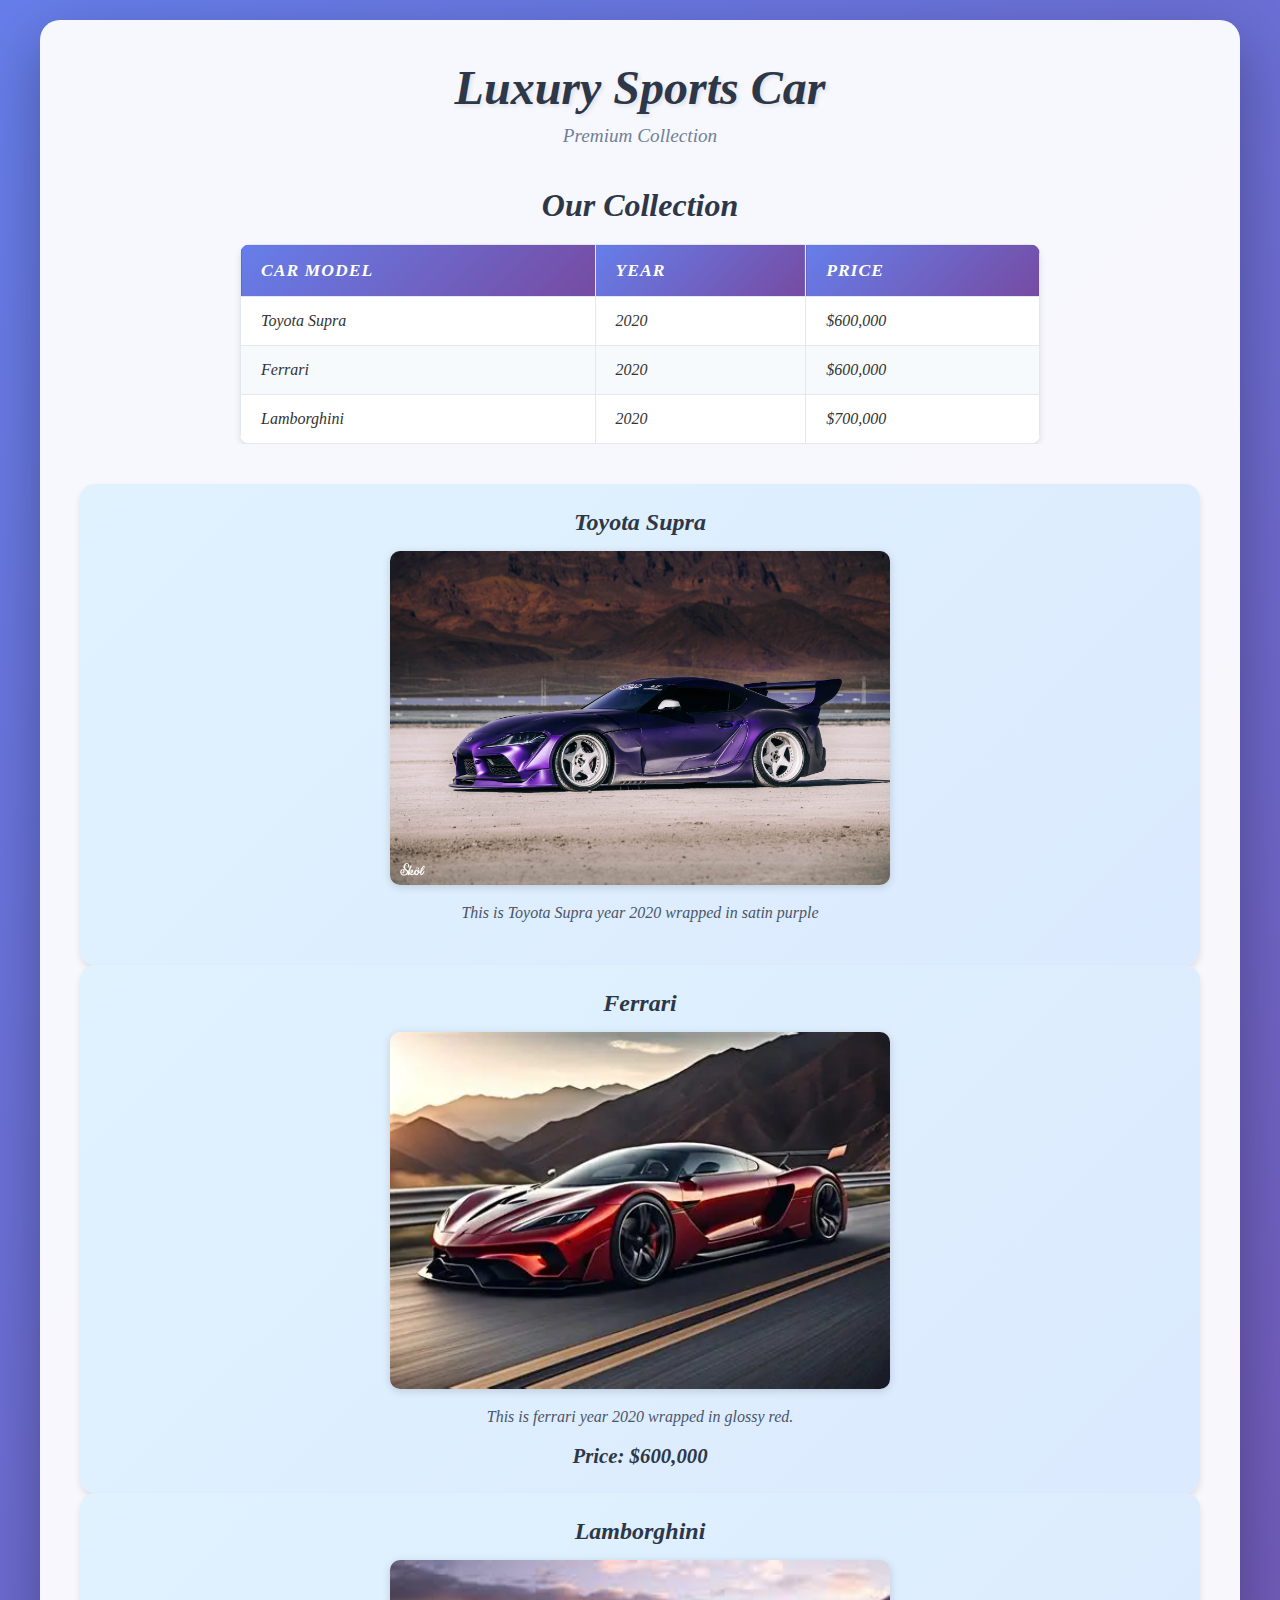
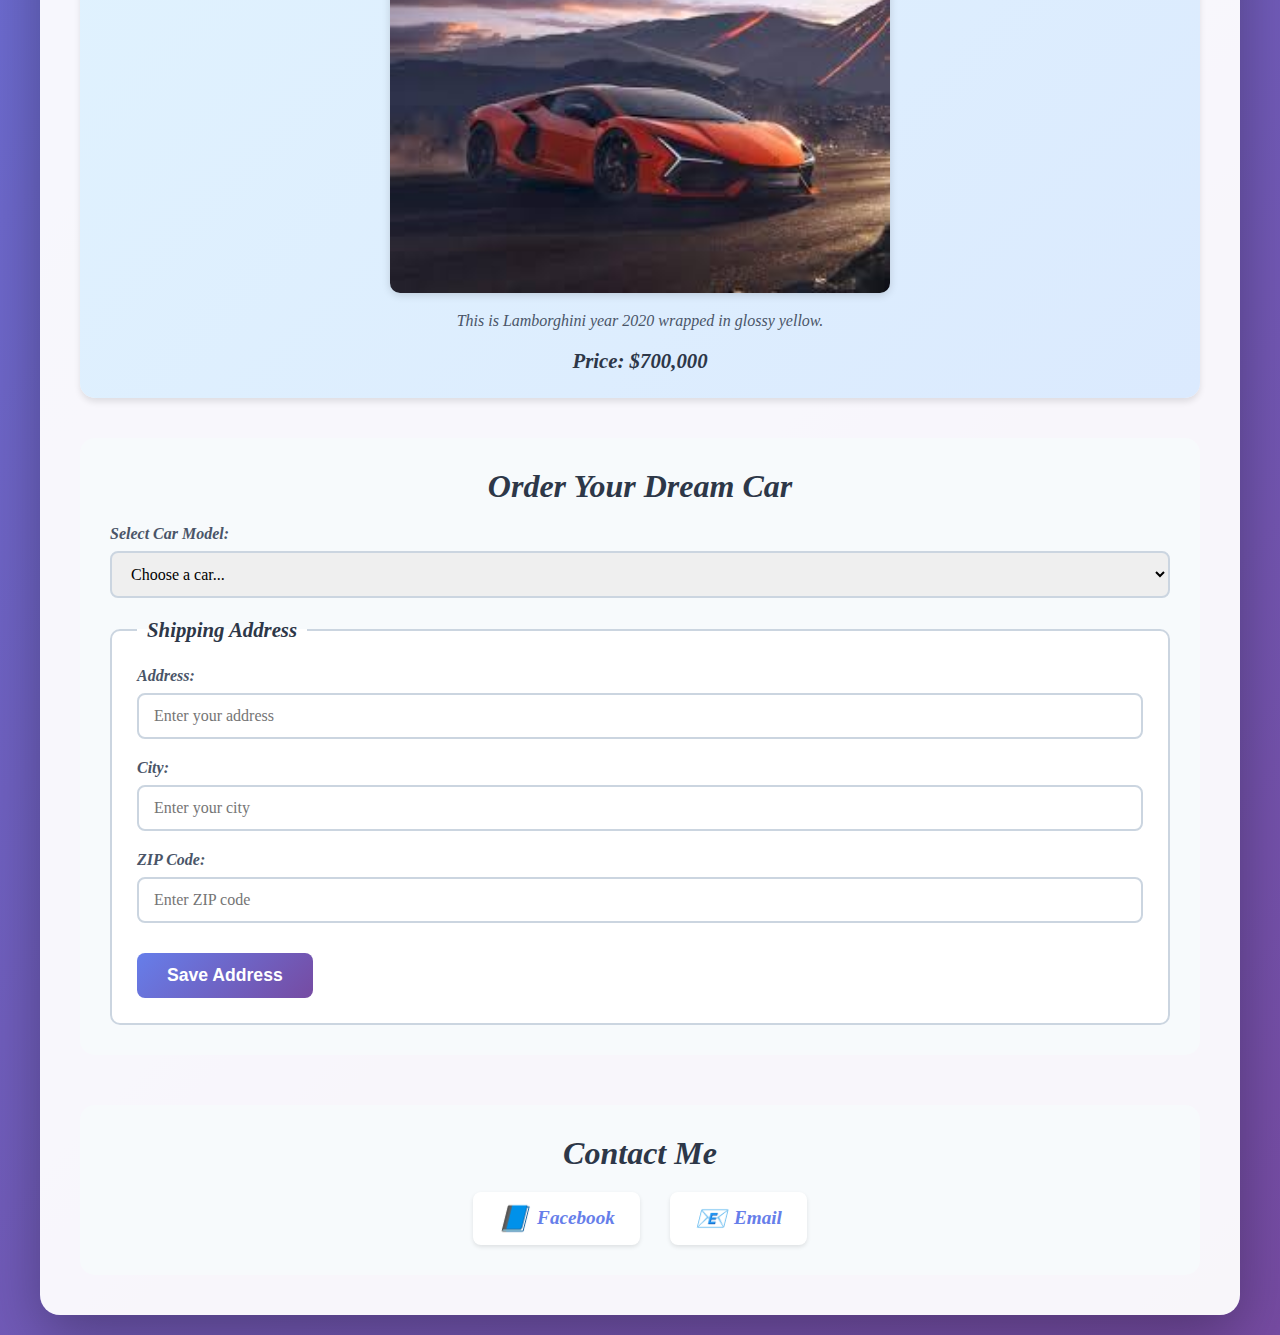
<file: module3/index.html>
<!DOCTYPE html> 
<html> 
<head> 
<title> Cars Model </title> 
<meta charset="UTF-8"> 
<meta name="viewport" content="width-device-width, initial-scale=1"> 
<title>Luxury Sports Car | Premium Collection </title> 
<link rel="stylesheet" href="style.css"> 
</head> 
<body> 
  <div class="container">
    <!-- Header Section -->
     <header>
      <h1> Luxury Sports Car </h1>
      <p class="subtitle"> Premium Collection </p>
      </header>

<!-- Price Table Section -->
    <section class="price-table">
      <h2>Our Collection</h2>
      <table>
        <thead>
          <tr>
            <th>Car Model</th>
            <th>Year</th>
            <th>Price</th>
          </tr>
        </thead>
        <tbody>
          <tr>
            <td>Toyota Supra</td>
            <td>2020</td>
            <td>$600,000</td>
          </tr>
          <tr>
            <td>Ferrari</td>
            <td>2020</td>
            <td>$600,000</td>
          </tr>
          <tr>
            <td>Lamborghini</td>
            <td>2020</td>
            <td>$700,000</td>
          </tr>
        </tbody>
      </table>
    </section>

   <!-- Car details Section --> 
   <section class="car-grid">

    <!-- toyota supra -->
     <div class="car-card">
      <h3> Toyota Supra </h3> 
      <img src="assets/supra.jpg" alt="Toyota Supra in satin purple wrap" width="500"> 
      <p class="description"> This is Toyota Supra year 2020 wrapped in satin purple </p>
</div> 

     <!-- Ferrari -->
      <div class="car-card">
        <h3>Ferrari</h3>
        <img src="assets/OIP.webp" alt="Ferrari in glossy red" width="500">
        <p class="description">This is ferrari year 2020 wrapped in glossy red.</p>
        <p class="price">Price: $600,000</p>
      </div>
 
   <!-- Lamborghini -->
      <div class="car-card">
        <h3>Lamborghini</h3>
        <img src="assets/lambo.jpg" alt="Lamborghini in glossy yellow" width="500">
        <p class="description">This is Lamborghini year 2020 wrapped in glossy yellow.</p>
        <p class="price">Price: $700,000</p>
      </div>
    </section>

    <!-- Order Form Section -->
    <section class="order-section">
      <h2>Order Your Dream Car</h2>
      
      <div class="form-group">
        <label for="cars">Select Car Model:</label>
        <select id="cars" name="cars">
          <option value="">Choose a car...</option>
          <option value="supra">Toyota Supra</option>
          <option value="ferrari">Ferrari</option>
          <option value="lamborghini">Lamborghini</option>
        </select>
      </div>

<fieldset>
        <legend>Shipping Address</legend>
        <div class="form-group">
          <label for="address">Address:</label>
          <input type="text" id="address" name="address" placeholder="Enter your address">
        </div>
        
        <div class="form-group">
          <label for="city">City:</label>
          <input type="text" id="city" name="city" placeholder="Enter your city">
        </div>
        
        <div class="form-group">
          <label for="zip-code">ZIP Code:</label>
          <input type="text" id="zip-code" name="zip-code" placeholder="Enter ZIP code">
        </div>
        
        <button type="button" onclick="saveAddress()">Save Address</button>
      </fieldset>
    </section>

    <!-- Contact Section -->
    <footer class="contact-section">
      <h2>Contact Me</h2>
      <div class="contact-info">
        <a href="https://www.facebook.com/patrick.cruz.5950" target="_blank">
          <span>📘</span> Facebook
        </a>
        <a href="mailto:contact@example.com">
          <span>📧</span> Email
        </a>
      </div>
    </footer>
  </div>
</file>
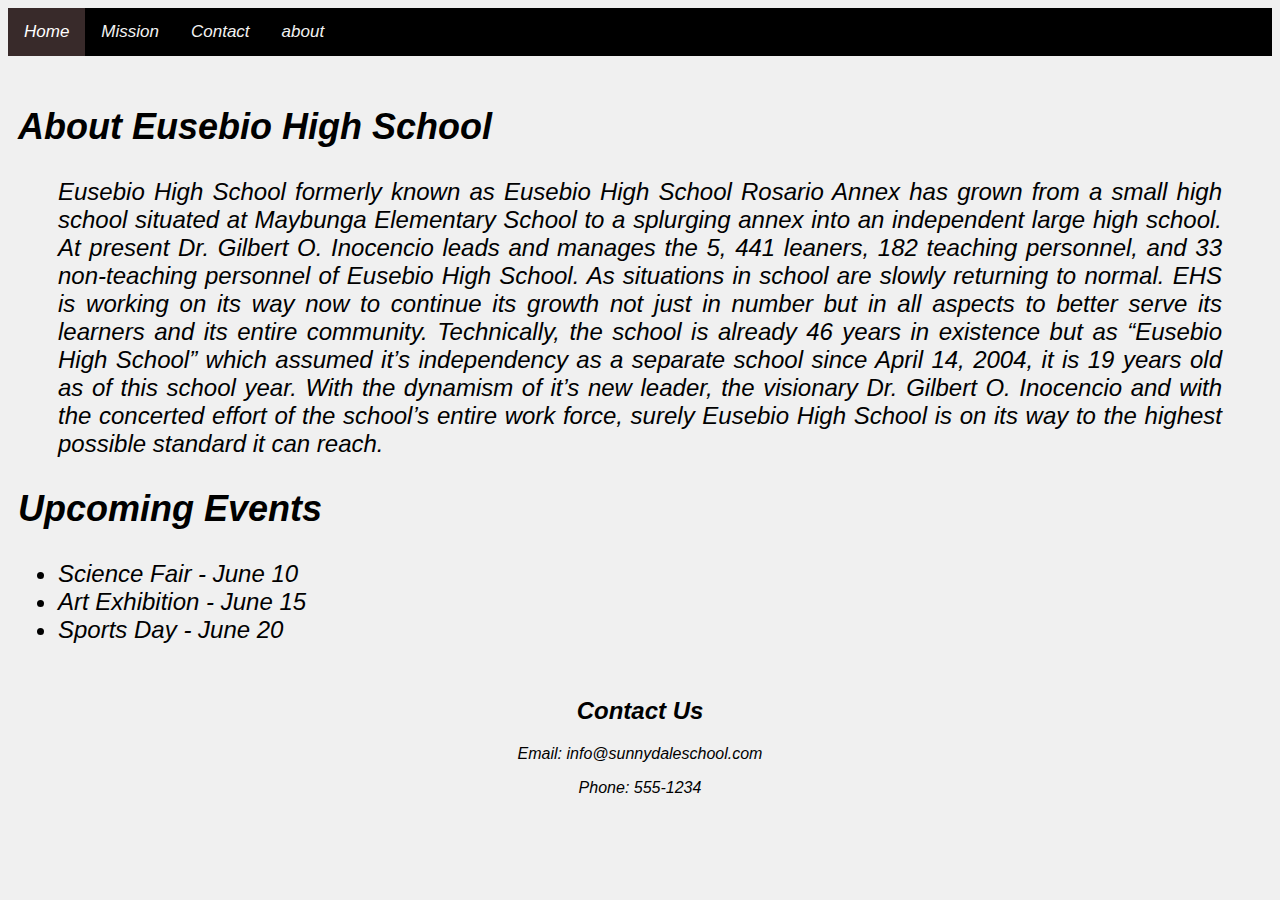
<file: module4/index.html>
<!DOCTYPE html>
<html lang="en">
<head>
    <meta charset="UTF-8">
   <meta name="viewport" content="width=device-width, initial-scale=1">
    <title>Eusebio High School</title>
    <link rel="stylesheet" href="style.css"> 
</head>

<body>
<div class="navbar">
    <a class="active" href="#Home">Home</a>
    <a href="#Mission">Mission </a>
    <a href="#Contacts">Contact</a>
    <a href="#about">about </a>
    </div>



<div class="desc">
<h2 id="About">About Eusebio High School</h2>
<blockquote>
Eusebio High School formerly known as Eusebio High School Rosario Annex has grown from a small high school situated at Maybunga Elementary School to a splurging annex into an independent large high school. At present Dr. Gilbert O. Inocencio leads and manages the 5, 441 leaners, 182 teaching personnel, and 33 non-teaching personnel of Eusebio High School. As situations in school are slowly returning to normal. EHS is working on its way now to continue its growth not just in number but in all aspects to better serve its learners and its entire community. Technically, the school is already 46 years in existence but as “Eusebio High School” which assumed it’s independency as a separate school since April 14, 2004, it is 19 years old as of this school year. With the dynamism of it’s new leader, the visionary Dr. Gilbert O. Inocencio and with the concerted effort of the school’s entire work force, surely Eusebio High School is on its way to the highest possible standard it can reach. 
    </blockquote>

<h2 id="upcoming-events">Upcoming Events</h2>
<ul>
    <li>Science Fair - <span class="date">June 10</span></li>
    <li class="outdoor" title="Event Type: Outdoor">Art Exhibition - <span class="date">June 15</span></li>
    <li class="outdoor" data-event-type="outdoor" title="Event Type: Outdoor">Sports Day - <span class="date">June 20</span></li>
</ul>
</div>

<div class="section">
<h2 id="contact">Contact Us</h2>
<p title="Email us at info@sunnydaleschool.com">Email: info@sunnydaleschool.com</p>
<p title="Call us at 555-1234">Phone: 555-1234</p>
<!-- Imagine clicking here shows a message: 'Thanks for reaching out!' -->
</div>

</body>
</html>
</file>
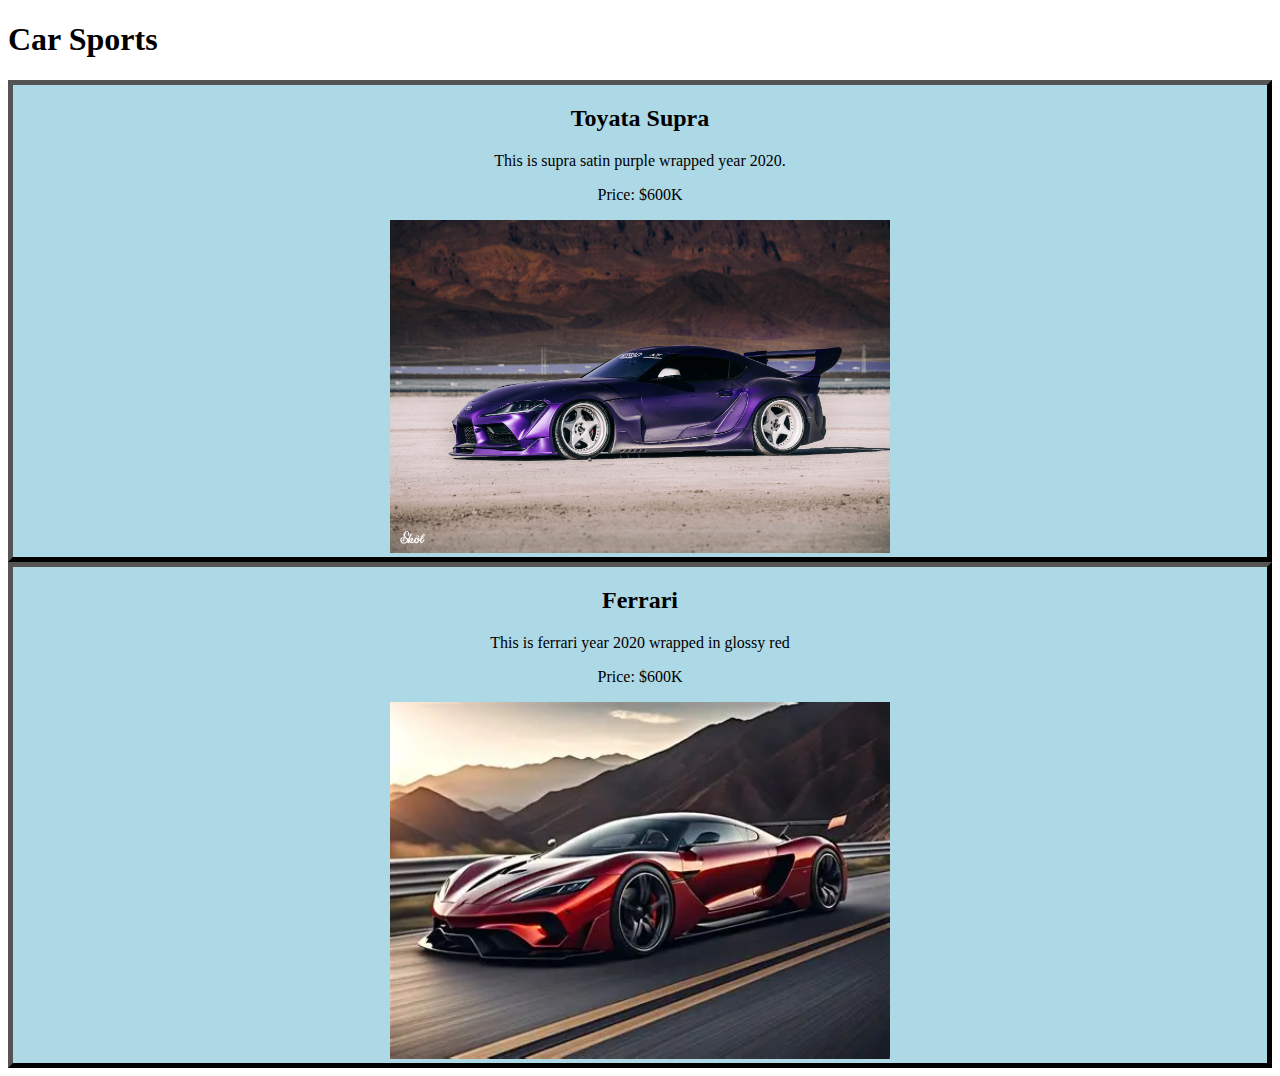
<file: module_1/index.html>
<!DOCTYPE html>
<html>
<head>
    
    <title> Cars Model </title>
    <meta name="description" content="Explore different types of motor.">
    <meta charset="UTF-8">

</head>
<body>
    <!-- Title -->
    <h1> Car Sports </h1>

    <!--Supra Car Section-->
    <div class="myDiv"> 
    <h2> Toyata Supra </h2>
    <p> This is supra satin purple wrapped year 2020.</p>
    <p>Price: $600K</p>
    <img src="Toyota-Supra-Widebody-4.jpg" alt="" width="500">
<br>
 </div>
    <!-- Ferrari Section -->
     <div class="myDiv"> 
     <h2> Ferrari</h2>
     <p>This is ferrari year 2020 wrapped in glossy red</p>
     <p>Price: $600K</p>
   <img src="OIP.webp" alt="" width="500">
   <link rel="stylesheet" href="style.css">
     </body>
     </html>
      </div>
</file>
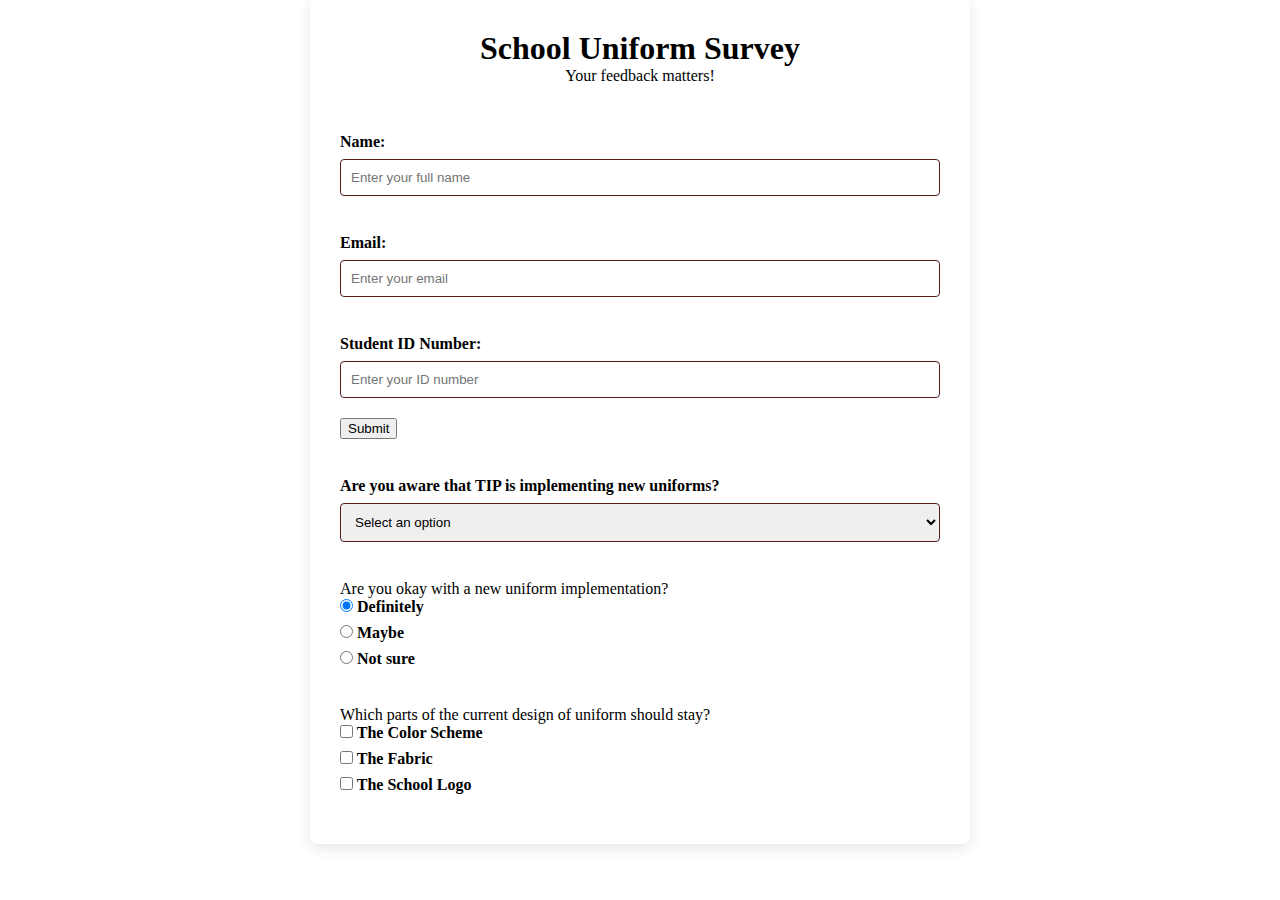
<file: prelimexam/index.html>
<!DOCTYPE html>
<html lang="en">
<head>
    <meta charset="UTF-8">
    <meta name="viewport" content="width=device-width, initial-scale=1.0">
    <title>School Uniform Survey</title>
    <link rel="stylesheet" href="style.css">
</head>
<body>
    <main id="main">
        <header>
            <h1 id="title">School Uniform Survey</h1>
            <p id="description">Your feedback matters!</p>
        </header>
        <br>

        <form id="survey-form">
            <div class="form-group">
                <label id="name-label" for="name">Name:</label>
                <input type="text" id="name" placeholder="Enter your full name" required>
            </div>
            <br>

            <div class="form-group">
                <label id="email-label" for="email">Email:</label>
                <input type="email" id="email" placeholder="Enter your email" required>
            </div>
            <br>

            <div class="form-group">
                <label id="number-label" for="number">Student ID Number:</label>
                <input type="number" id="number" min="0" max="500" placeholder="Enter your ID number"> <br>

                <button> Submit </button>
            </div>
            <br>

            <div class="form-group">
                <label for="dropdown">Are you aware that TIP is implementing new uniforms?</label>
                <select id="dropdown">
                    <option disabled selected value>Select an option</option>
                    <option value="yes">Yes</option>
                    <option value="no">No</option>
                </select>
            </div>
            <br>

            <div class="form-group">
                <p>Are you okay with a new uniform implementation?</p>
                <label class="inline-label">
                    <input name="recommend" value="definitely" type="radio" checked> Definitely
                </label>
                <label class="inline-label">
                    <input name="recommend" value="maybe" type="radio"> Maybe
                </label>
                <label class="inline-label">
                    <input name="recommend" value="not-sure" type="radio"> Not sure
                </label>
            </div>
            <br>

            <div class="form-group">
                <p>Which parts of the current design of uniform should stay? </p>
                <label class="inline-label">
                    <input value="color" type="checkbox"> The Color Scheme</label>

                <label class="inline-label">
                    <input value="fabric" type="checkbox"> The Fabric </label>


                <label class="inline-label">
                    <input value="logo" type="checkbox"> The School Logo </label>
            </div>
</file>
<file: module4/style.css>
body {
font-family: 'Arial', sans-serif;
font-style: italic; 
background-color: #f0f0f0; 
text-align: center; 
}
 
.navbar {
background-color: black;
 overflow: hidden;
 text-align: left;
 border-size: 24px;

}

/* Style the links inside the navigation bar */
.navbar a {
  float: left;
  color: #f2f2f2;
  text-align: center;
  padding: 14px 16px;
  text-decoration: none;
  font-size: 17px;
}

/* Change the color of links on hover */
.navbar a:hover {
  background-color: #ddd;
  color: black;
}

.navbar a.active {
  background-color: #382a2a;
  color: white;
}


.desc {
text-align: justify;
padding: 10px;
margin: 10px auto;
font-size: 24px;
}
</file>
<file: module_1/style.css>
.myDiv {
border: 5px outset black;
background-color: lightblue;
text-align: center;
padding
}
</file>
<file: prelimexam/style.css>
* {
    margin: 0;
    
}

* h1 {
    text-align: center;
    margin-top: 0;
}


#main {
    max-width: 600px;
    margin: 0 auto;
    background: #fff;
    padding: 30px;
    border-radius: 8px;
    box-shadow: 0 4px 15px rgba(24, 10, 10, 0.1);
}

header {
    text-align: center;
    margin-bottom: 30px;
}

.form-group {
    margin-bottom: 20px;
}

label {
    display: block;
    font-weight: bold;
    margin-bottom: 8px;
}

input[type="text"],
input[type="email"],
input[type="number"],
select,
textarea {
    width: 100%;
    padding: 10px;
    border: 1px solid #581c1c;
    border-radius: 4px;
    box-sizing: border-box; /* Crucial for keeping inputs within their container */
}

button {
    margin-top: 20px;
}
</file>
<file: module3/style.css>
/* Reset and Base Styles */
* {
  margin: 0;
  padding: 0;
  box-sizing: border-box;
}

body {
  font-family: 'Georgia', serif;
  font-style: italic;
  background: linear-gradient(135deg, #667eea 0%, #764ba2 100%);
  min-height: 100vh;
  padding: 20px;
  color: #333;
}

/* Container */
.container {
  max-width: 1200px;
  margin: 0 auto;
  background: rgba(255, 255, 255, 0.95);
  border-radius: 20px;
  padding: 40px;
  box-shadow: 0 20px 60px rgba(0, 0, 0, 0.3);
}

/* Header */
header {
  text-align: center;
  margin-bottom: 40px;
}

h1 {
  font-size: 3em;
  color: #2d3748;
  margin-bottom: 10px;
  text-shadow: 2px 2px 4px rgba(0, 0, 0, 0.1);
}

.subtitle {
  color: #718096;
  font-size: 1.2em;
}

h2 {
  font-size: 2em;
  color: #2d3748;
  margin-bottom: 20px;
  text-align: center;
}

h3 {
  font-size: 1.5em;
  color: #2d3748;
  margin-bottom: 15px;
}

/* Price Table Section */
.price-table {
  margin: 40px 0;
  overflow-x: auto;
}

.price-table table {
  width: 100%;
  max-width: 800px;
  margin: 0 auto;
  background-color: #ffffff;
  border-radius: 10px;
  overflow: hidden;
  box-shadow: 0 4px 6px rgba(0, 0, 0, 0.1);
  border-collapse: collapse;
}

.price-table th,
.price-table td {
  padding: 15px 20px;
  text-align: left;
  border: 1px solid #e2e8f0;
}

.price-table th {
  background: linear-gradient(135deg, #667eea 0%, #764ba2 100%);
  color: white;
  font-weight: bold;
  font-size: 1.1em;
  text-transform: uppercase;
  letter-spacing: 1px;
}

.price-table tbody tr:nth-child(even) {
  background-color: #f7fafc;
}

.price-table tbody tr:hover {
  background-color: #edf2f7;
  transition: background-color 0.3s ease;
}

/* Cars Grid */
.cars-grid {
  display: grid;
  grid-template-columns: repeat(auto-fit, minmax(300px, 1fr));
  gap: 30px;
  margin: 40px 0;
}

/* Car Card */
.car-card {
  background: linear-gradient(135deg, #e0f2fe 0%, #dbeafe 100%);
  border-radius: 15px;
  padding: 25px;
  text-align: center;
  box-shadow: 0 4px 6px rgba(0, 0, 0, 0.1);
  transition: transform 0.3s ease, box-shadow 0.3s ease;
}

.car-card:hover {
  transform: translateY(-5px);
  box-shadow: 0 10px 20px rgba(0, 0, 0, 0.2);
}

.car-card img {
  width: 100%;
  max-width: 500px;
  height: auto;
  border-radius: 10px;
  margin: 15px auto;
  display: block;
  box-shadow: 0 2px 8px rgba(0, 0, 0, 0.15);
}

.car-card .description {
  font-size: 1em;
  color: #4a5568;
  margin: 15px 0;
  line-height: 1.6;
}

.car-card .price {
  font-size: 1.3em;
  color: #2d3748;
  font-weight: bold;
  margin-top: 10px;
}

/* Order Section */
.order-section {
  margin: 40px 0;
  padding: 30px;
  background-color: #f7fafc;
  border-radius: 15px;
}

fieldset {
  border: 2px solid #cbd5e0;
  border-radius: 10px;
  padding: 25px;
  margin-top: 20px;
  background-color: white;
}

legend {
  font-size: 1.3em;
  font-weight: bold;
  color: #2d3748;
  padding: 0 10px;
}

.form-group {
  margin-bottom: 20px;
}

.form-group label {
  display: block;
  margin-bottom: 8px;
  font-weight: bold;
  color: #4a5568;
  font-size: 1em;
}

.form-group input,
.form-group select {
  width: 100%;
  padding: 12px 15px;
  font-size: 1em;
  border: 2px solid #cbd5e0;
  border-radius: 8px;
  font-family: 'Georgia', serif;
  transition: border-color 0.3s ease;
}

.form-group input:focus,
.form-group select:focus {
  outline: none;
  border-color: #667eea;
  box-shadow: 0 0 0 3px rgba(102, 126, 234, 0.1);
}

button {
  background: linear-gradient(135deg, #667eea 0%, #764ba2 100%);
  color: white;
  padding: 12px 30px;
  font-size: 1.1em;
  font-weight: bold;
  border: none;
  border-radius: 8px;
  cursor: pointer;
  transition: transform 0.2s ease, box-shadow 0.2s ease;
  margin-top: 10px;
}

button:hover {
  transform: translateY(-2px);
  box-shadow: 0 4px 12px rgba(102, 126, 234, 0.4);
}

button:active {
  transform: translateY(0);
}

/* Contact Section */
.contact-section {
  margin-top: 50px;
  padding: 30px;
  background-color: #f7fafc;
  border-radius: 15px;
  text-align: center;
}

.contact-info {
  display: flex;
  justify-content: center;
  gap: 30px;
  flex-wrap: wrap;
  margin-top: 20px;
}

.contact-info a {
  display: inline-flex;
  align-items: center;
  gap: 8px;
  color: #667eea;
  text-decoration: none;
  font-size: 1.2em;
  font-weight: bold;
  padding: 12px 25px;
  background-color: white;
  border-radius: 8px;
  box-shadow: 0 2px 4px rgba(0, 0, 0, 0.1);
  transition: all 0.3s ease;
}

.contact-info a:hover {
  color: #764ba2;
  transform: translateY(-3px);
  box-shadow: 0 4px 12px rgba(0, 0, 0, 0.15);
}

.contact-info a span {
  font-size: 1.3em;
}

/* Responsive Design */
@media (max-width: 768px) {
  .container {
    padding: 20px;
  }

  h1 {
    font-size: 2em;
  }

  h2 {
    font-size: 1.5em;
  }

  .cars-grid {
    grid-template-columns: 1fr;
  }

  .contact-info {
    flex-direction: column;
    align-items: center;
  }
}
</file>
